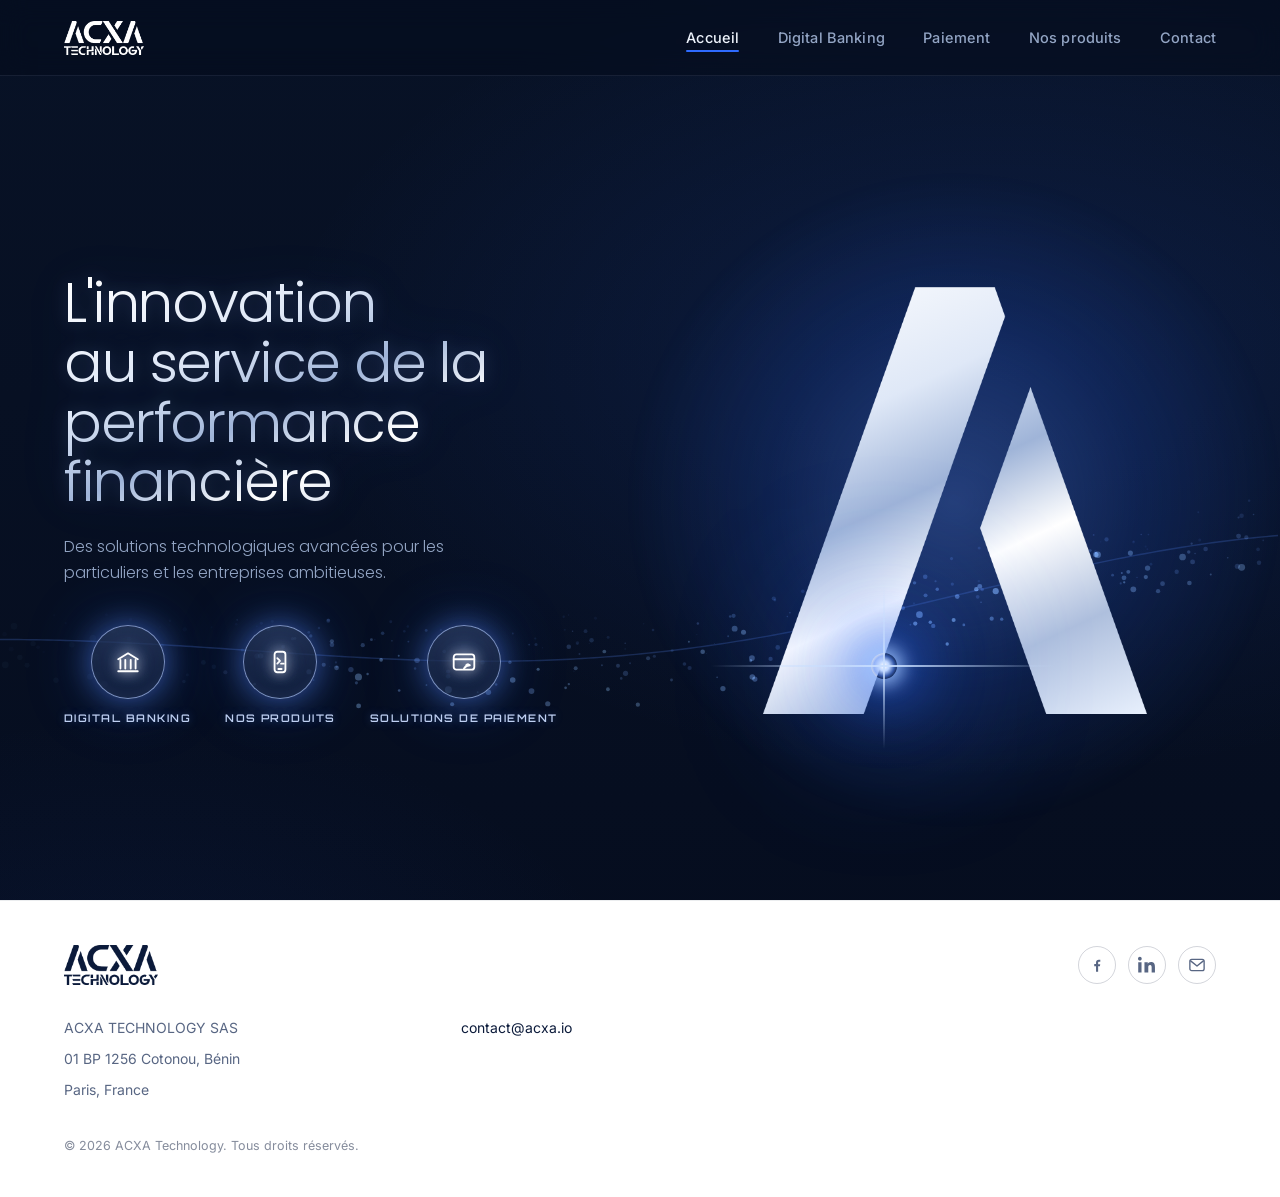
<file: index.html>
<!DOCTYPE html>
<html lang="fr">
<head>
  <meta charset="UTF-8">
  <meta name="viewport" content="width=device-width, initial-scale=1.0">
  <title>ACXA Technology — Expertise Fintech : Digital Banking, Paiements &amp; Écosystème Blockchain</title>
  <meta name="description" content="ACXA Technology : l'innovation au service de la performance financière. Paiement mobile &amp; digital banking (Senou Pay), bornes interactives, tokenisation d'actifs et solutions blockchain DLT pour les entreprises et institutions financières, partout dans le monde.">
  <meta name="robots" content="index, follow, max-image-preview:large">
  <link rel="canonical" href="https://www.acxa.io/">
  <meta name="theme-color" content="#050c1d">
  <meta property="og:type" content="website">
  <meta property="og:site_name" content="ACXA Technology">
  <meta property="og:locale" content="fr_FR">
  <meta property="og:url" content="https://www.acxa.io/">
  <meta property="og:title" content="ACXA Technology — Expertise Fintech : Digital Banking, Paiements &amp; Écosystème Blockchain">
  <meta property="og:description" content="ACXA Technology : l'innovation au service de la performance financière. Paiement mobile &amp; digital banking (Senou Pay), bornes interactives, tokenisation d'actifs et solutions blockchain DLT pour les entreprises et institutions financières, partout dans le monde.">
  <meta property="og:image" content="https://www.acxa.io/assets/og/acxa-og.jpg">
  <meta property="og:image:width" content="1200">
  <meta property="og:image:height" content="630">
  <meta property="og:image:alt" content="ACXA Technology — L'innovation au service de la performance financière">
  <meta name="twitter:card" content="summary_large_image">
  <meta name="twitter:title" content="ACXA Technology — Expertise Fintech : Digital Banking, Paiements &amp; Écosystème Blockchain">
  <meta name="twitter:description" content="ACXA Technology : l'innovation au service de la performance financière. Paiement mobile &amp; digital banking (Senou Pay), bornes interactives, tokenisation d'actifs et solutions blockchain DLT pour les entreprises et institutions financières, partout dans le monde.">
  <meta name="twitter:image" content="https://www.acxa.io/assets/og/acxa-og.jpg">
  <link rel="icon" type="image/png" href="assets/logo/favicon.png">
  <link rel="preconnect" href="https://fonts.googleapis.com">
  <link rel="preconnect" href="https://fonts.gstatic.com" crossorigin>
  <link href="https://fonts.googleapis.com/css2?family=Poppins:wght@300;400;500;600;700&family=Inter:wght@400;500;600&family=Orbitron:wght@500;600&display=swap" rel="stylesheet">
  <link rel="stylesheet" href="css/style.css">
  <script type="application/ld+json">{"@context":"https://schema.org","@type":"Organization","name":"ACXA Technology","url":"https://www.acxa.io/","logo":"https://www.acxa.io/logo-bimi.svg","email":"contact@acxa.io","sameAs":["https://www.facebook.com/p/Acxa-Technology-61595123900656/"],"description":"ACXA Technology conçoit des solutions fintech : paiement et digital banking (Senou Pay), bornes interactives, tokenisation d'actifs et infrastructures blockchain (DLT) pour les institutions financières, le secteur public et la logistique.","address":[{"@type":"PostalAddress","postOfficeBoxNumber":"01 BP 1256","addressLocality":"Cotonou","addressCountry":"BJ"},{"@type":"PostalAddress","addressLocality":"Paris","addressCountry":"FR"}],"contactPoint":{"@type":"ContactPoint","contactType":"customer service","email":"contact@acxa.io","availableLanguage":["fr"]}}</script>
  <script type="application/ld+json">{"@context":"https://schema.org","@type":"WebSite","name":"ACXA Technology","url":"https://www.acxa.io/","inLanguage":"fr","publisher":{"@type":"Organization","name":"ACXA Technology"}}</script>
  <noscript><style>.reveal,.rv{opacity:1!important;transform:none!important;translate:none!important}</style></noscript>
</head>
<body class="home">

  <header class="site-nav" id="site-nav">
    <a class="nav-brand" href="#" aria-label="ACXA Technology — Accueil">
      <img src="assets/logo/acxa-wordmark.png" alt="ACXA Technology" class="nav-logo">
    </a>
    <nav class="nav-links" id="nav-links" aria-label="Navigation principale">
      <a href="#accueil" class="nav-link active">Accueil</a>
      <a href="digital-banking.html" class="nav-link">Digital Banking</a>
      <a href="solutions.html" class="nav-link">Paiement</a>
      <a href="produits.html" class="nav-link">Nos produits</a>
      <a href="mailto:contact@acxa.io" class="nav-link">Contact</a>
    </nav>
    <button class="nav-toggle" id="nav-toggle" aria-label="Ouvrir le menu" aria-expanded="false">
      <span></span><span></span><span></span>
    </button>
  </header>

  <main>
    <section class="hero" id="accueil">
      <canvas class="hero-wave" id="wave-canvas" aria-hidden="true"></canvas>

      <div class="hero-inner">
        <div class="hero-copy">
          <h1><span>L'innovation</span> <span>au service de la</span> <span>performance</span> <span>financière</span></h1>
          <p class="hero-sub">Des solutions technologiques avancées pour les particuliers et les entreprises ambitieuses.</p>
          <div class="hero-widgets">
            <a href="digital-banking.html" class="hwidget">
              <span class="hwidget-disc">
                <svg viewBox="0 0 24 24" width="26" height="26" fill="none" stroke="currentColor" stroke-width="1.7" stroke-linecap="round" stroke-linejoin="round"><path d="M3 9.5L12 4l9 5.5"/><path d="M5 10v8M9.5 10v8M14.5 10v8M19 10v8"/><path d="M3 20.5h18"/></svg>
              </span>
              <span class="hwidget-label">Digital Banking</span>
            </a>
            <a href="produits.html" class="hwidget">
              <span class="hwidget-disc">
                <svg viewBox="0 0 24 24" width="26" height="26" fill="none" stroke="currentColor" stroke-width="1.7" stroke-linecap="round" stroke-linejoin="round"><rect x="7" y="2.5" width="10" height="19" rx="2.5"/><path d="M10.5 18.5h3"/><path d="M9.5 8.5l2.5 2.5-2.5 2.5M13 13.5h2.5"/></svg>
              </span>
              <span class="hwidget-label">Nos produits</span>
            </a>
            <a href="solutions.html" class="hwidget">
              <span class="hwidget-disc">
                <svg viewBox="0 0 24 24" width="26" height="26" fill="none" stroke="currentColor" stroke-width="1.7" stroke-linecap="round" stroke-linejoin="round"><rect x="2.5" y="5" width="19" height="14" rx="2.5"/><path d="M2.5 9.5h19"/><path d="M14 15a2 2 0 0 1 1.7-1M13 16.5a4 4 0 0 1 3.4-2M12 18a6.5 6.5 0 0 1 5.4-3"/></svg>
              </span>
              <span class="hwidget-label">Solutions de paiement</span>
            </a>
          </div>
        </div>

        <div class="hero-visual" aria-hidden="true">
          <div class="a-glow"></div>
          <div class="a-mark"></div>
          <div class="a-flare"></div>
        </div>
      </div>

    </section>
  </main>

  <footer class="site-footer footer-white" id="contact">
    <div class="footer-inner">
      <div class="footer-top">
        <img src="assets/logo/acxa-wordmark-dark.png" alt="ACXA Technology" class="footer-logo">
        <div class="footer-social">
          <a href="https://www.facebook.com/p/Acxa-Technology-61595123900656/" target="_blank" rel="noopener" aria-label="Facebook"><svg viewBox="0 0 24 24" width="18" height="18" fill="currentColor"><path d="M13.5 21v-7.2h2.4l.4-2.9h-2.8V9c0-.8.3-1.4 1.5-1.4h1.4V5c-.7-.1-1.4-.1-2.1-.1-2.1 0-3.6 1.3-3.6 3.7v2.2H8.3v2.9h2.4V21h2.8z"/></svg></a>
          <a href="#" aria-label="LinkedIn"><svg viewBox="0 0 24 24" width="18" height="18" fill="currentColor"><path d="M4.98 3.5C4.98 4.9 3.87 6 2.5 6S0 4.9 0 3.5 1.12 1 2.5 1s2.48 1.1 2.48 2.5zM.3 8.3h4.4V22H.3zM8.6 8.3H13v1.9h.1c.6-1.1 2-2.3 4.2-2.3 4.5 0 5.3 3 5.3 6.8V22h-4.4v-6.4c0-1.5 0-3.5-2.1-3.5s-2.4 1.6-2.4 3.3V22H8.6z"/></svg></a>
          <a href="mailto:contact@acxa.io" aria-label="E-mail"><svg viewBox="0 0 24 24" width="18" height="18" fill="none" stroke="currentColor" stroke-width="1.8" stroke-linecap="round" stroke-linejoin="round"><rect x="2.5" y="4.5" width="19" height="15" rx="2.5"/><path d="M3.5 6.5l8.5 6.8 8.5-6.8"/></svg></a>
        </div>
      </div>
      <div class="footer-grid">
        <div class="footer-col">
          <span>ACXA TECHNOLOGY SAS</span>
          <span>01 BP 1256 Cotonou, Bénin</span>
          <span>Paris, France</span>
        </div>
        <div class="footer-col">
          <a href="mailto:contact@acxa.io">contact@acxa.io</a>
        </div>
      </div>
      <p class="footer-copy">© 2026 ACXA Technology. Tous droits réservés.</p>
    </div>
  </footer>

  <script src="js/main.js"></script>
</body>
</html>
</file>
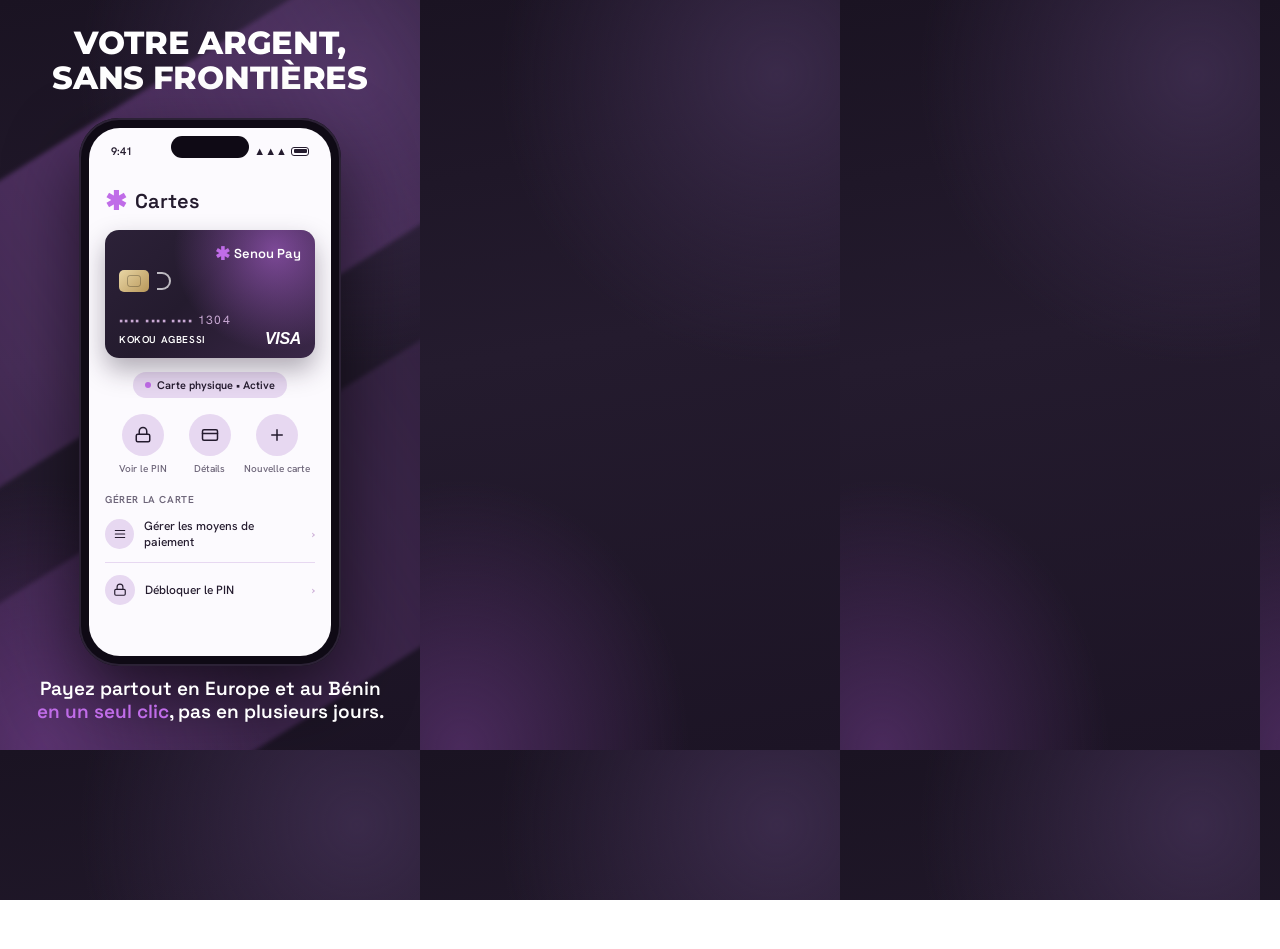
<file: mockups/senoupay-card.html>
<!DOCTYPE html>
<html lang="fr">
<head>
<meta charset="utf-8">
<title>Mockup Senou Pay — Carte</title>
<link href="https://fonts.googleapis.com/css2?family=Space+Grotesk:wght@500;600;700&family=Montserrat:wght@800&family=Hanken+Grotesk:wght@400;500;600&display=swap" rel="stylesheet">
<style>
  :root {
    --primary: #C06CE8;
    --secondary: #241B2E;
    --tertiary: #C9A9D4;
    --bg: #FCFAFE;
    --soft: #E7D8F1;
    --text2: #6C6478;
  }
  * { box-sizing: border-box; margin: 0; padding: 0; }
  html, body { width: 420px; height: 750px; overflow: hidden; }
  body {
    font-family: "Hanken Grotesk", Arial, sans-serif;
    color: #fff;
    background:
      radial-gradient(120% 70% at 85% 10%, #3a2a4a 0%, transparent 55%),
      radial-gradient(90% 60% at 10% 100%, #4a2a5c 0%, transparent 60%),
      linear-gradient(170deg, #1a1322 0%, var(--secondary) 45%, #1c1425 100%);
    position: relative;
  }
  .stripe {
    position: absolute; width: 900px; height: 260px;
    background: linear-gradient(90deg, rgba(192,108,232,0.10), rgba(192,108,232,0.30), rgba(192,108,232,0.08));
    transform: rotate(-32deg); filter: blur(2px);
  }
  .stripe.a { top: 110px; left: -300px; }
  .stripe.b { top: 470px; left: -200px; opacity: 0.7; }

  .headline {
    position: absolute; top: 26px; left: 0; right: 0; text-align: center;
    font-family: "Montserrat", Arial, sans-serif;
    font-weight: 800; font-size: 32px; line-height: 1.08;
    letter-spacing: -0.01em; text-transform: uppercase;
    color: #fff;
  }
  .headline span { display: block; }

  .phone {
    position: absolute; left: 50%; top: 118px; transform: translateX(-50%);
    width: 262px; height: 548px; border-radius: 40px;
    background: #0f0a15; padding: 10px;
    box-shadow: 0 30px 70px rgba(0,0,0,0.6), 0 0 0 2px #2c2236 inset;
  }
  .screen {
    width: 100%; height: 100%; border-radius: 31px;
    background: var(--bg); color: var(--secondary); overflow: hidden; position: relative;
    padding: 14px 16px;
  }
  .notch {
    position: absolute; top: 8px; left: 50%; transform: translateX(-50%);
    width: 78px; height: 22px; background: #0f0a15; border-radius: 14px;
  }
  .status { display: flex; justify-content: space-between; font-size: 11px; font-weight: 600; padding: 2px 6px 0; }
  .status .r { display: flex; gap: 4px; align-items: center; }
  .bat { width: 18px; height: 9px; border: 1.5px solid var(--secondary); border-radius: 3px; position: relative; }
  .bat::after { content: ""; position: absolute; inset: 1.5px; background: var(--secondary); border-radius: 1px; }

  .title { font-family: "Space Grotesk", sans-serif; font-weight: 600; font-size: 20px; margin-top: 30px; display: flex; align-items: center; gap: 8px; }
  .title .ast { color: var(--primary); font-size: 26px; line-height: 0; }

  .card {
    margin-top: 16px; height: 128px; border-radius: 14px; position: relative; overflow: hidden;
    background: linear-gradient(135deg, #2c2138 0%, var(--secondary) 45%, #3a2748 100%);
    box-shadow: 0 12px 26px rgba(36,27,46,0.35);
    color: #fff; padding: 14px;
  }
  .card::before {
    content: ""; position: absolute; width: 220px; height: 220px; border-radius: 50%;
    background: radial-gradient(circle, rgba(192,108,232,0.55), transparent 65%);
    right: -70px; top: -90px;
  }
  .card .brand { position: absolute; top: 12px; right: 14px; font-family: "Space Grotesk", sans-serif; font-weight: 600; font-size: 13px; display: flex; align-items: center; gap: 4px; }
  .card .brand .ast { color: var(--primary); font-size: 18px; }
  .chip { width: 30px; height: 22px; border-radius: 5px; background: linear-gradient(135deg, #e9d6a5, #b8975a); position: absolute; top: 40px; left: 14px; }
  .chip::after { content:""; position:absolute; inset: 5px 8px; border: 1px solid rgba(0,0,0,0.25); border-radius: 3px; }
  .wave { position: absolute; top: 42px; left: 52px; width: 14px; height: 18px; border: 2px solid rgba(255,255,255,0.7); border-left: 0; border-radius: 0 12px 12px 0; }
  .num { position: absolute; bottom: 30px; left: 14px; font-size: 12px; letter-spacing: 0.12em; color: var(--tertiary); }
  .name { position: absolute; bottom: 12px; left: 14px; font-size: 10px; font-weight: 600; letter-spacing: 0.06em; text-transform: uppercase; }
  .visa { position: absolute; bottom: 10px; right: 14px; font-style: italic; font-weight: 800; font-size: 16px; letter-spacing: -0.02em; color: #fff; font-family: Arial, sans-serif; }

  .pill { margin: 14px auto 0; width: max-content; padding: 6px 12px; border-radius: 999px; background: var(--soft); font-size: 11px; font-weight: 600; display: flex; gap: 6px; align-items: center; }
  .pill .dot { width: 6px; height: 6px; border-radius: 50%; background: var(--primary); }

  .actions { display: flex; justify-content: space-between; margin-top: 16px; padding: 0 4px; }
  .act { text-align: center; font-size: 10px; font-weight: 500; color: var(--text2); width: 70px; white-space: nowrap; }
  .act .ic { width: 42px; height: 42px; border-radius: 50%; background: var(--soft); margin: 0 auto 6px; display: grid; place-items: center; color: var(--secondary); }
  .act svg { width: 18px; height: 18px; stroke: currentColor; fill: none; stroke-width: 2; stroke-linecap: round; stroke-linejoin: round; }

  .sect { margin-top: 18px; font-size: 10px; color: var(--text2); font-weight: 600; text-transform: uppercase; letter-spacing: 0.06em; }
  .row { display: flex; align-items: center; gap: 10px; padding: 12px 0; border-bottom: 1px solid var(--soft); font-size: 12px; font-weight: 500; }
  .row:last-child { border-bottom: 0; }
  .row .ic { width: 30px; height: 30px; border-radius: 50%; background: var(--soft); display: grid; place-items: center; }
  .row svg { width: 14px; height: 14px; stroke: var(--secondary); fill: none; stroke-width: 2; stroke-linecap: round; }
  .row .chev { margin-left: auto; color: var(--tertiary); }

  .tagline {
    position: absolute; bottom: 26px; left: 0; right: 0; text-align: center;
    font-family: "Space Grotesk", sans-serif; font-weight: 600; font-size: 19px; line-height: 1.2;
    color: #fff; padding: 0 30px;
  }
  .tagline em { color: var(--primary); font-style: normal; }
</style>
</head>
<body>
  <div class="stripe a"></div><div class="stripe b"></div>

  <div class="headline"><span>Votre argent,</span><span>sans frontières</span></div>

  <div class="phone">
    <div class="screen">
      <div class="notch"></div>
      <div class="status"><span>9:41</span><span class="r">▲▲▲ <span class="bat"></span></span></div>

      <div class="title"><span class="ast">✱</span> Cartes</div>

      <div class="card">
        <div class="brand"><span class="ast">✱</span>Senou Pay</div>
        <div class="chip"></div><div class="wave"></div>
        <div class="num">•••• •••• •••• 1304</div>
        <div class="name">Kokou Agbessi</div>
        <div class="visa">VISA</div>
      </div>

      <div class="pill"><span class="dot"></span> Carte physique • Active</div>

      <div class="actions">
        <div class="act"><div class="ic"><svg viewBox="0 0 24 24"><rect x="3" y="11" width="18" height="10" rx="2"/><path d="M7 11V7a5 5 0 0 1 10 0v4"/></svg></div>Voir le PIN</div>
        <div class="act"><div class="ic"><svg viewBox="0 0 24 24"><rect x="2" y="5" width="20" height="14" rx="2"/><path d="M2 10h20"/></svg></div>Détails</div>
        <div class="act"><div class="ic"><svg viewBox="0 0 24 24"><path d="M12 5v14M5 12h14"/></svg></div>Nouvelle carte</div>
      </div>

      <div class="sect">Gérer la carte</div>
      <div class="row"><div class="ic"><svg viewBox="0 0 24 24"><path d="M4 12h16M4 6h16M4 18h16"/></svg></div>Gérer les moyens de paiement<span class="chev">›</span></div>
      <div class="row"><div class="ic"><svg viewBox="0 0 24 24"><rect x="3" y="11" width="18" height="10" rx="2"/><path d="M7 11V7a5 5 0 0 1 10 0v4"/></svg></div>Débloquer le PIN<span class="chev">›</span></div>
    </div>
  </div>

  <div class="tagline">Payez partout en Europe et au Bénin <em>en un seul clic</em>, pas en plusieurs jours.</div>
</body>
</html>
</file>
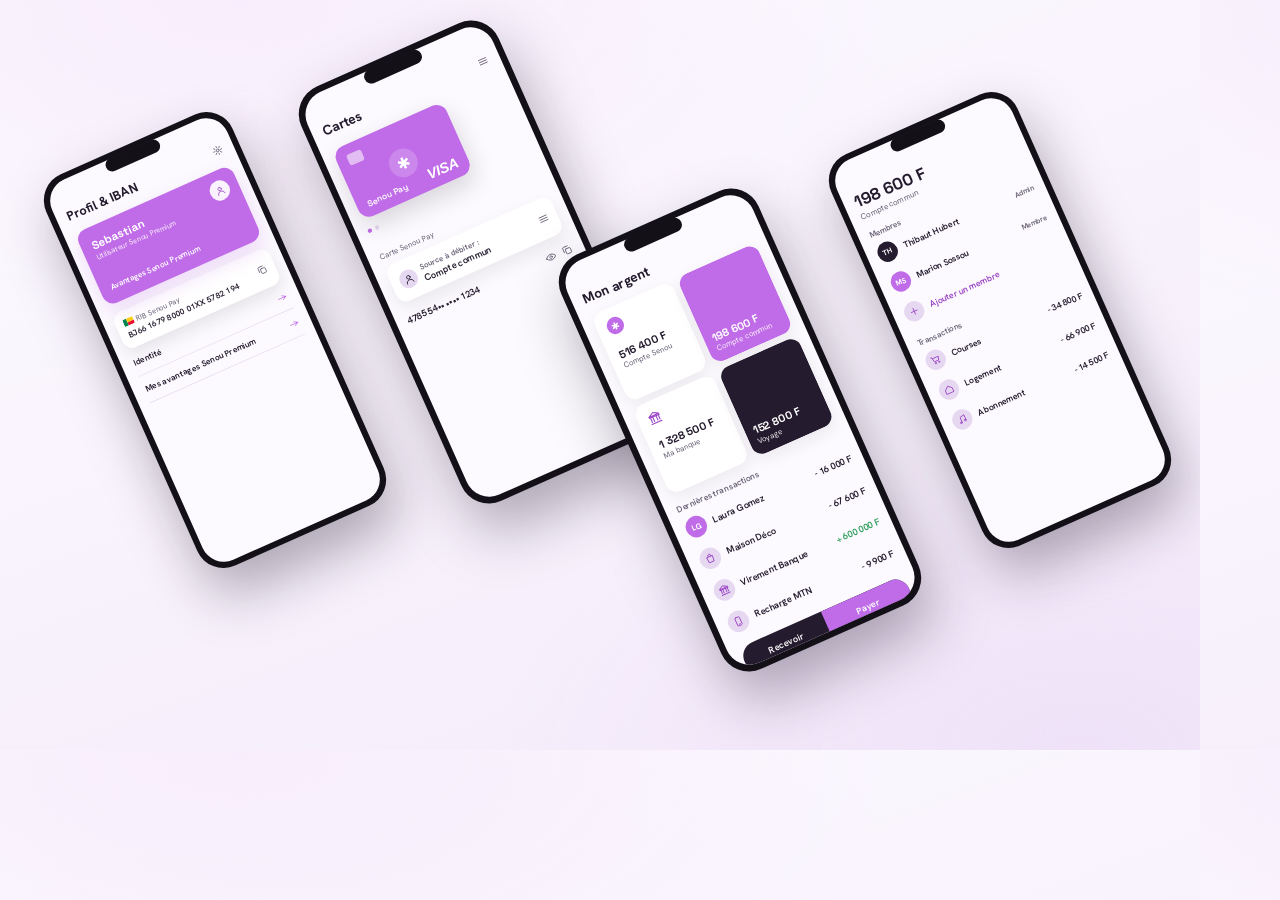
<file: mockups/senoupay-devices.html>
<!DOCTYPE html>
<html lang="fr">
<head>
<meta charset="utf-8">
<title>Senou Pay — Mockup téléphones</title>
<link rel="stylesheet" href="ui.css">
<style>
  html, body { width: 1200px; height: 750px; overflow: hidden; }
  body {
    background:
      radial-gradient(90% 70% at 20% 0%, #F7EDFC 0%, transparent 60%),
      radial-gradient(80% 70% at 90% 100%, #EFE2F8 0%, transparent 60%),
      linear-gradient(160deg, #FDFBFF 0%, #F3EAFA 100%);
    position: relative;
  }
  .scene { position: absolute; inset: 0; perspective: 2200px; }

  .dev { position: absolute; width: 300px; height: 630px; transform-origin: center; }
  .dev .phone-frame { width: 100%; height: 100%; }
  .dev .scr { padding: 40px 16px 18px; font-size: 12.5px; }

  .d1 { left: 65px;  top: 25px;  transform: rotate(-24deg) scale(0.68); }
  .d2 { left: 330px; top: -53px; transform: rotate(-24deg) scale(0.72); }
  .d3 { left: 590px; top: 115px; transform: rotate(-24deg) scale(0.72); }
  .d4 { left: 850px; top: 5px;   transform: rotate(-24deg) scale(0.68); }

  h3 { font-size: 19px; }
  .s-head { display: flex; justify-content: space-between; align-items: center; }
  .card-wrap { margin-top: 16px; }
  .card-wrap .sp-card { width: 168px; }
  .card-ghost { display: none; }
  .dots { display: flex; gap: 5px; margin-top: 14px; }
  .dots i { width: 6px; height: 6px; border-radius: 50%; background: var(--soft); }
  .dots i.on { background: var(--primary); }
  .lbl-block { margin-top: 30px; }
  .src { margin-top: 8px; background: #fff; border-radius: 14px; padding: 11px 12px;
    box-shadow: 0 10px 24px rgba(36,27,46,0.08); }
  .av-sm { width: 26px; height: 26px; border-radius: 50%; background: var(--soft); display: grid; place-items: center; }
  .src .menu { margin-left: auto; }
  .cardnum { margin-top: 16px; font-weight: 600; font-size: 13px; display: flex; justify-content: space-between; align-items: center; }

  .tiles { display: grid; grid-template-columns: repeat(2, 1fr); gap: 9px; margin-top: 12px; }
  .tile { min-width: 0; }
  .tile .val { white-space: nowrap; font-size: 15px; }
  .logo-dot { width: 24px; height: 24px; border-radius: 50%; background: var(--primary); color: #fff;
    display: grid; place-items: center; font-size: 14px; margin-bottom: 18px; }
  .emoji { margin-bottom: 18px; }
  .ph.g1 { background: var(--primary); }
  .ph.g2 { background: var(--secondary); }
  .sect { margin-top: 14px; font-size: 12px; font-weight: 600; }
  .cta-bar { margin-top: 10px; font-size: 13px; }
  .cta-bar div { padding: 12px 0; }

  .profile-card { position: relative; margin-top: 14px; border-radius: 16px; padding: 16px; color: #fff;
    background: var(--primary); box-shadow: 0 12px 28px rgba(192,108,232,0.22); }
  .profile-card .name { font-family: "Space Grotesk", sans-serif; font-weight: 700; font-size: 17px; }
  .profile-card .sub { font-size: 11px; opacity: 0.9; }
  .profile-card .adv { margin-top: 34px; font-size: 12px; font-weight: 600; display: flex; justify-content: space-between; }
  .ava { position: absolute; top: 14px; right: 14px; width: 30px; height: 30px; border-radius: 50%;
    background: rgba(255,255,255,0.92); display: grid; place-items: center; }
  .iban { margin-top: 14px; background: #fff; border-radius: 14px; padding: 12px;
    box-shadow: 0 10px 24px rgba(36,27,46,0.10); display: flex; align-items: center; }
  .iban .num { font-weight: 600; font-size: 12px; margin-top: 3px; }
  .iban .copy { margin-left: auto; }
  .rowline { display: flex; justify-content: space-between; align-items: center; font-size: 12.5px; font-weight: 600;
    padding: 12px 2px; border-bottom: 1px solid var(--border); }
  .arw { color: var(--primary); }

  .topbal { margin-top: 6px; }
  .topbal .val { font-family: "Space Grotesk", sans-serif; font-weight: 700; font-size: 24px; }
  .topbal .lbl { color: var(--text2); font-size: 12px; }
  .tx.add { color: var(--primary-dark); }
</style>
</head>
<body>
<div class="scene">
  <div class="dev d1"><div class="phone-frame"><div class="notch"></div><div class="scr" id="a"></div></div></div>
  <div class="dev d2"><div class="phone-frame"><div class="notch"></div><div class="scr" id="b"></div></div></div>
  <div class="dev d3"><div class="phone-frame"><div class="notch"></div><div class="scr" id="c"></div></div></div>
  <div class="dev d4"><div class="phone-frame"><div class="notch"></div><div class="scr" id="d"></div></div></div>
</div>
<script src="screens.js"></script>
<script>
  document.getElementById('a').innerHTML = screenProfile();
  document.getElementById('b').innerHTML = screenCards();
  document.getElementById('c').innerHTML = screenMoney();
  document.getElementById('d').innerHTML = screenMembers();
</script>
</body>
</html>
</file>
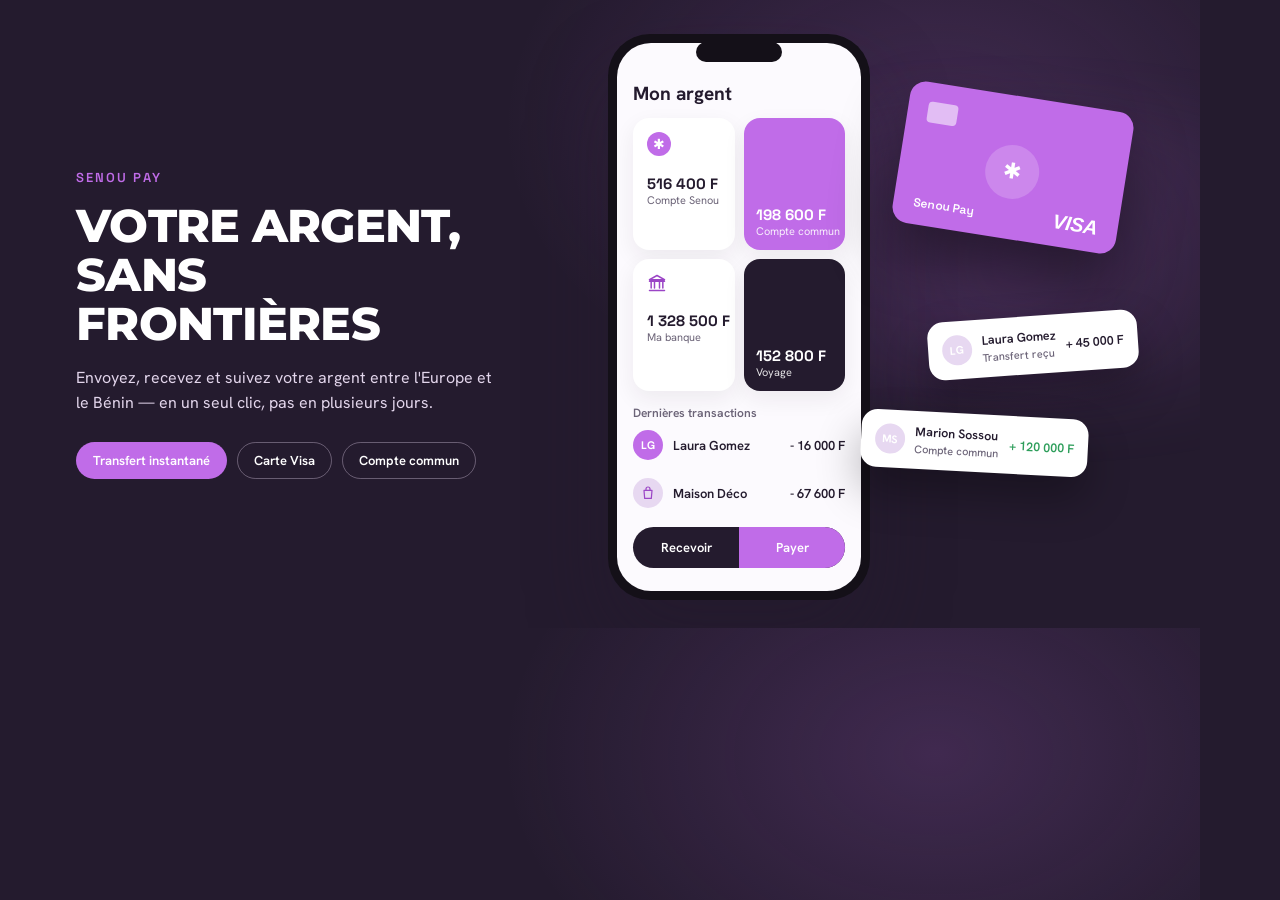
<file: mockups/senoupay-hero.html>
<!DOCTYPE html>
<html lang="fr">
<head>
<meta charset="utf-8">
<title>Senou Pay — Mockup hero</title>
<link rel="stylesheet" href="ui.css">
<style>
  html, body { width: 1200px; height: 628px; overflow: hidden; }
  body {
    background:
      radial-gradient(60% 80% at 78% 20%, rgba(192,108,232,0.18) 0%, transparent 60%), var(--secondary);
    color: #fff; position: relative;
  }
  .glowline { position: absolute; width: 1000px; height: 300px; border-radius: 50%;
    background: radial-gradient(circle, rgba(192,108,232,0.14), transparent 65%);
    left: 520px; top: 110px; filter: blur(30px); }

  .copy { position: absolute; left: 76px; top: 150px; width: 430px; }
  .copy .eyebrow { font-family: "Space Grotesk", sans-serif; font-weight: 600; font-size: 13px;
    letter-spacing: 0.16em; text-transform: uppercase; color: var(--primary); }
  .copy h1 { font-family: "Montserrat", Arial, sans-serif; font-weight: 800; font-size: 46px; line-height: 1.06;
    letter-spacing: -0.015em; margin-top: 14px; text-transform: uppercase; }
  .copy p { margin-top: 18px; font-size: 16px; line-height: 1.55; color: #E3D6EC; }
  .badges { display: flex; gap: 10px; margin-top: 26px; }
  .badge { border: 1px solid rgba(231,216,241,0.35); border-radius: 999px; padding: 9px 16px; font-size: 13px;
    font-weight: 600; }
  .badge.fill { background: var(--primary); border-color: transparent; }

  /* téléphone principal */
  .dev { position: absolute; right: 330px; top: 34px; width: 262px; height: 566px; }
  .dev .phone-frame { width: 100%; height: 100%; }
  .dev .scr { padding: 38px 16px 16px; font-size: 12.5px; color: var(--secondary); }

  /* carte flottante */
  .float-card { position: absolute; right: 74px; top: 96px; width: 226px; transform: rotate(9deg); }
  .float-card .sp-card { width: 100%; box-shadow: 0 30px 60px rgba(0,0,0,0.45); }

  /* pastilles flottantes */
  .bubble { position: absolute; background: #fff; color: var(--secondary); border-radius: 16px; padding: 12px 14px;
    box-shadow: 0 22px 44px rgba(0,0,0,0.30); font-size: 12.5px; font-weight: 600; display: flex; gap: 10px;
    align-items: center; }
  .bubble .av { width: 30px; height: 30px; border-radius: 50%; background: var(--soft); display: grid; place-items: center; }
  .bubble .sub { font-weight: 500; color: var(--text2); font-size: 11px; }
  .b1 { right: 62px; top: 316px; transform: rotate(-4deg); }
  .b2 { right: 112px; top: 414px; transform: rotate(3deg); }
  .b2 .amt { color: var(--success); }

  h3 { font-size: 19px; }
  .tiles { display: grid; grid-template-columns: repeat(2, 1fr); gap: 9px; margin-top: 12px; }
  .tile { min-width: 0; }
  .tile .val { white-space: nowrap; font-size: 15px; }
  .s-money .tx:nth-of-type(n+4), .s-money .tabbar { display: none; }
  .logo-dot { width: 24px; height: 24px; border-radius: 50%; background: var(--primary); color: #fff;
    display: grid; place-items: center; font-size: 14px; margin-bottom: 18px; }
  .emoji { margin-bottom: 18px; }
  .ph.g1 { background: var(--primary); }
  .ph.g2 { background: var(--secondary); }
  .sect { margin-top: 14px; font-size: 12px; font-weight: 600; }
  .cta-bar { margin-top: 10px; font-size: 13px; }
  .cta-bar div { padding: 12px 0; }
</style>
</head>
<body>
  <div class="glowline"></div>

  <div class="copy">
    <p class="eyebrow">Senou Pay</p>
    <h1>Votre argent,<br>sans frontières</h1>
    <p>Envoyez, recevez et suivez votre argent entre l'Europe et le Bénin — en un seul clic, pas en plusieurs jours.</p>
    <div class="badges">
      <span class="badge fill">Transfert instantané</span>
      <span class="badge">Carte Visa</span>
      <span class="badge">Compte commun</span>
    </div>
  </div>

  <div class="dev"><div class="phone-frame"><div class="notch"></div><div class="scr" id="a"></div></div></div>
  <div class="float-card">
    <div class="sp-card">
      <div class="chip"></div><div class="ast">✱</div>
      <div class="mark">Senou Pay</div><div class="visa">VISA</div>
    </div>
  </div>

  <div class="bubble b1"><span class="av ph-a">LG</span><span>Laura Gomez<br><span class="sub">Transfert reçu</span></span><span class="amt">+ 45 000 F</span></div>
  <div class="bubble b2"><span class="av ph-b">MS</span><span>Marion Sossou<br><span class="sub">Compte commun</span></span><span class="amt">+ 120 000 F</span></div>

<script src="screens.js"></script>
<script>document.getElementById('a').innerHTML = screenMoney();</script>
</body>
</html>
</file>
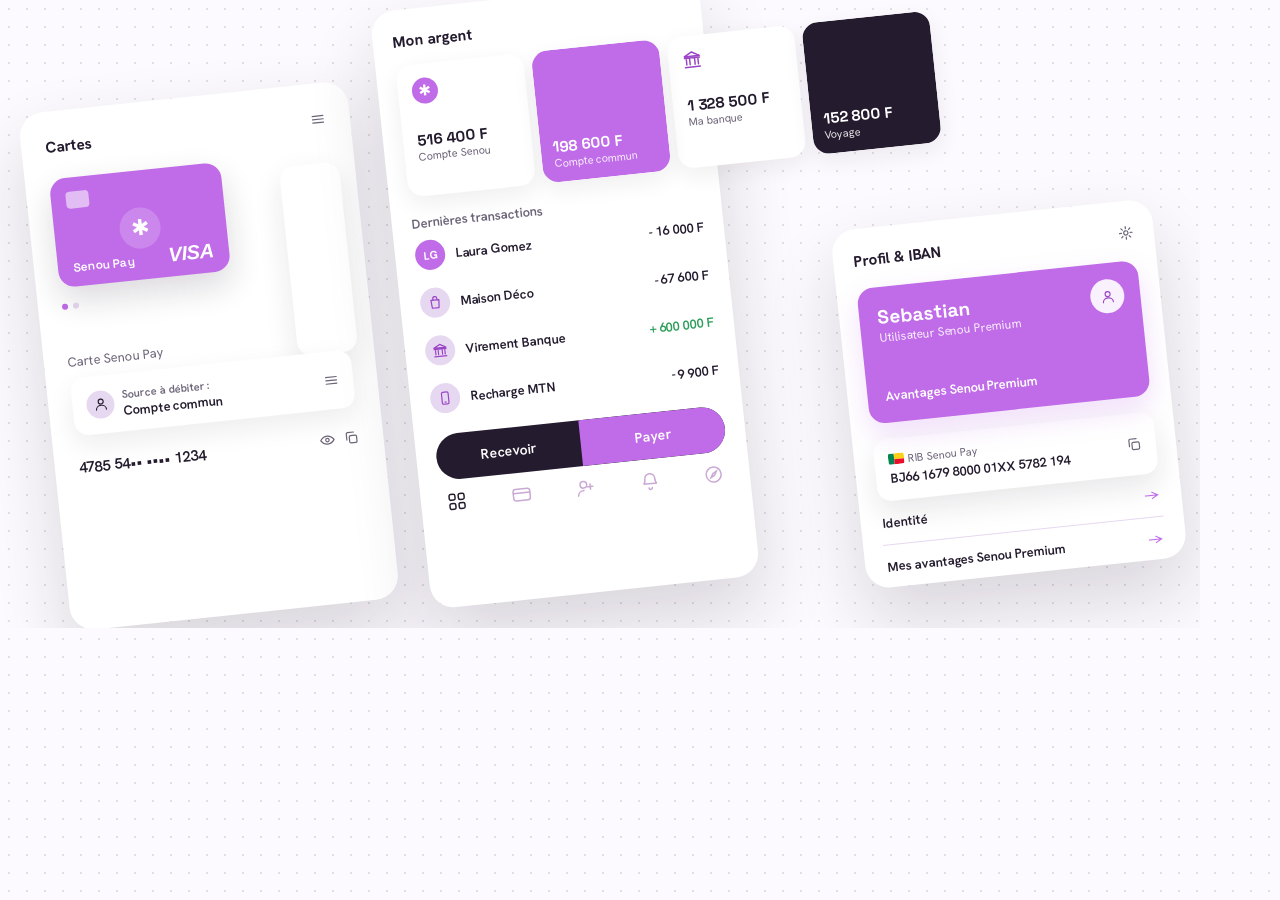
<file: mockups/senoupay-panels.html>
<!DOCTYPE html>
<html lang="fr">
<head>
<meta charset="utf-8">
<title>Senou Pay — Mockup panneaux</title>
<link rel="stylesheet" href="ui.css">
<style>
  html, body { width: 1200px; height: 628px; overflow: hidden; }
  body {
    background: #FCFAFE;
    background-image: radial-gradient(rgba(36,27,46,0.12) 1px, transparent 1px);
    background-size: 18px 18px;
    position: relative;
  }
  .stage { position: absolute; inset: 0; }

  .float { position: absolute; background: #fff; border-radius: 24px;
    box-shadow: 0 34px 70px rgba(36,27,46,0.16); overflow: hidden; font-size: 13px; }

  /* panneau Cartes (gauche) */
  .p-cards { left: 44px; top: 96px; width: 330px; height: 520px; transform: rotate(-6deg); padding: 26px 24px;
    background: #fff; }
  .s-head { display: flex; justify-content: space-between; align-items: center; }
  .menu, .gear { color: var(--secondary); font-size: 17px; }
  .card-wrap { position: relative; margin-top: 22px; }
  .card-wrap .sp-card { width: 172px; }
  .card-ghost { position: absolute; right: -8px; top: 12px; width: 60px; height: 190px; border-radius: 14px;
    background: #fff; box-shadow: 0 12px 30px rgba(36,27,46,0.10); z-index: -1; }
  .dots { display: flex; gap: 5px; margin-top: 16px; }
  .dots i { width: 6px; height: 6px; border-radius: 50%; background: var(--soft); }
  .dots i.on { background: var(--primary); }
  .lbl-block { margin-top: 44px; font-size: 13px; }
  .src { margin-top: 8px; background: #fff; border-radius: 14px; padding: 12px 14px;
    box-shadow: 0 10px 26px rgba(36,27,46,0.08); }
  .av-sm { width: 28px; height: 28px; border-radius: 50%; background: var(--soft); display: grid; place-items: center; }
  .src .menu { margin-left: auto; }
  .cardnum { margin-top: 22px; font-weight: 600; font-size: 15px; display: flex; justify-content: space-between; }
  .eye { color: var(--text2); }

  /* panneau Mon argent (centre) */
  .p-money { left: 400px; top: -6px; width: 330px; height: 600px; transform: rotate(-6deg); padding: 22px 20px; overflow: visible;
    background: #fff; }
  .tiles { display: grid; grid-template-columns: repeat(4, 126px); gap: 10px; margin-top: 14px; width: 554px; }
  .logo-dot { width: 26px; height: 26px; border-radius: 50%; background: var(--primary); color: #fff;
    display: grid; place-items: center; font-size: 15px; margin-bottom: 26px; }
  .emoji { font-size: 20px; margin-bottom: 26px; }
  .tile .val { margin-top: 2px; white-space: nowrap; font-size: 15px; }
  .ph.g1 { background: var(--primary); }
  .ph.g2 { background: var(--secondary); }
  .sect { margin-top: 18px; font-size: 13px; font-weight: 600; }
  .cta-bar { margin-top: 12px; }

  /* panneau Profil (droite) */
  .p-profile { right: 30px; top: 214px; width: 322px; height: 360px; transform: rotate(-6deg); padding: 22px 20px; }
  .profile-card { position: relative; margin-top: 18px; border-radius: 16px; padding: 18px; color: #fff;
    background: var(--primary); box-shadow: 0 12px 28px rgba(192,108,232,0.22); }
  .profile-card .name { font-family: "Space Grotesk", sans-serif; font-weight: 700; font-size: 19px; }
  .profile-card .sub { font-size: 12px; opacity: 0.9; }
  .profile-card .adv { margin-top: 42px; font-size: 13px; font-weight: 600; display: flex; justify-content: space-between; }
  .ava { position: absolute; top: 16px; right: 16px; width: 34px; height: 34px; border-radius: 50%;
    background: rgba(255,255,255,0.9); display: grid; place-items: center; }
  .iban { margin-top: 16px; background: #fff; border-radius: 14px; padding: 14px;
    box-shadow: 0 12px 28px rgba(36,27,46,0.10); display: flex; align-items: center; }
  .iban .num { font-weight: 600; font-size: 13px; margin-top: 3px; }
  .iban .copy { margin-left: auto; color: var(--text2); }
  .rowline { display: flex; justify-content: space-between; font-size: 13px; font-weight: 600;
    padding: 13px 2px; border-bottom: 1px solid var(--border); }
  .arw { color: var(--primary); }
</style>
</head>
<body>
<div class="stage">
  <div class="float p-cards" id="a"></div>
  <div class="float p-money" id="b"></div>
  <div class="float p-profile" id="c"></div>
</div>
<script src="screens.js"></script>
<script>
  document.getElementById('a').innerHTML = screenCards();
  document.getElementById('b').innerHTML = screenMoney();
  document.getElementById('c').innerHTML = screenProfile();
</script>
</body>
</html>
</file>
<file: css/style.css>
:root {
  --bg-0: #050c1d;
  --bg-1: #081226;
  --bg-2: #0b1a3a;
  --ink: #eef3fc;
  --ink-dim: #93a5c4;
  --accent: #2e6bff;
  --accent-bright: #5b8dff;
  --nav-h: 76px;
  --font-display: "Poppins", sans-serif;
  --font-body: "Inter", sans-serif;
  --font-chain: "Orbitron", "Poppins", sans-serif;
}

* { margin: 0; padding: 0; box-sizing: border-box; }

html { scroll-behavior: smooth; }

/* Lenis smooth scroll */
html.lenis, html.lenis body { height: auto; }
.lenis.lenis-smooth { scroll-behavior: auto !important; }
.lenis.lenis-smooth [data-lenis-prevent] { overscroll-behavior: contain; }
.lenis.lenis-stopped { overflow: hidden; }
.lenis.lenis-smooth iframe { pointer-events: none; }

body {
  font-family: var(--font-body);
  color: var(--ink);
  background:
    radial-gradient(1200px 700px at 78% 30%, rgba(46, 107, 255, 0.14), transparent 60%),
    radial-gradient(900px 600px at 10% 90%, rgba(38, 84, 199, 0.10), transparent 60%),
    linear-gradient(180deg, var(--bg-1) 0%, var(--bg-0) 100%);
  min-height: 100vh;
  overflow-x: hidden;
}

/* ---------- Nav ---------- */
.site-nav {
  position: fixed;
  inset: 0 0 auto 0;
  height: var(--nav-h);
  display: flex;
  align-items: center;
  justify-content: space-between;
  padding: 0 clamp(20px, 5vw, 64px);
  background: rgba(5, 12, 29, 0.55);
  backdrop-filter: blur(14px);
  -webkit-backdrop-filter: blur(14px);
  border-bottom: 1px solid rgba(147, 165, 196, 0.12);
  z-index: 50;
}

.home .site-nav { padding-inline: max(clamp(20px, 5vw, 64px), calc((100% - 1240px) / 2)); }

.nav-brand { display: flex; align-items: center; }
.nav-logo { height: 34px; width: auto; display: block; }

.nav-links {
  display: flex;
  gap: clamp(18px, 3vw, 40px);
}

.nav-link {
  color: var(--ink-dim);
  text-decoration: none;
  font-size: 14.5px;
  font-weight: 500;
  letter-spacing: 0.01em;
  transition: color 0.2s ease;
  position: relative;
}

.nav-link:hover,
.nav-link.active { color: var(--ink); }

.nav-link::after {
  content: "";
  position: absolute;
  left: 0;
  bottom: -6px;
  width: 0;
  height: 2px;
  background: var(--accent);
  border-radius: 2px;
  transition: width 0.25s ease;
}
.nav-link:hover::after,
.nav-link.active::after { width: 100%; }

.nav-toggle {
  display: none;
  flex-direction: column;
  gap: 5px;
  background: none;
  border: 0;
  cursor: pointer;
  padding: 8px;
}
.nav-toggle span {
  width: 22px;
  height: 2px;
  background: var(--ink);
  border-radius: 2px;
  transition: transform 0.25s ease, opacity 0.25s ease;
}
.nav-toggle[aria-expanded="true"] span:nth-child(1) { transform: translateY(7px) rotate(45deg); }
.nav-toggle[aria-expanded="true"] span:nth-child(2) { opacity: 0; }
.nav-toggle[aria-expanded="true"] span:nth-child(3) { transform: translateY(-7px) rotate(-45deg); }

/* ---------- Hero ---------- */
.hero {
  position: relative;
  min-height: 100vh;
  display: flex;
  flex-direction: column;
  justify-content: center;
  padding: calc(var(--nav-h) + 24px) clamp(20px, 5vw, 64px) 0;
  overflow: hidden;
}

.hero-wave {
  position: absolute;
  inset: 0;
  width: 100%;
  height: 100%;
  pointer-events: none;
  z-index: 0;
}

.hero-inner {
  position: relative;
  z-index: 1;
  display: grid;
  grid-template-columns: minmax(0, 1.05fr) minmax(0, 0.95fr);
  align-items: center;
  gap: clamp(24px, 4vw, 64px);
  max-width: 1240px;
  width: 100%;
  margin: 0 auto;
  flex: 1;
}

.hero-copy {
  font-family: var(--font-display);
}

.hero-copy h1 {
  font-family: var(--font-display);
  font-size: clamp(36px, 4.4vw, 60px);
  font-weight: 300;
  line-height: 1.06;
  letter-spacing: -0.025em;
  color: var(--ink);
  background: linear-gradient(155deg,
    #ffffff 0%,
    #dfe8f7 28%,
    #9fb4d8 46%,
    #ffffff 62%,
    #aebfdd 80%,
    #e8f0fd 100%);
  -webkit-background-clip: text;
  background-clip: text;
  -webkit-text-fill-color: transparent;
  text-shadow: none;
  filter:
    drop-shadow(0 0 8px rgba(150, 185, 255, 0.22))
    drop-shadow(0 0 26px rgba(46, 107, 255, 0.12));
  animation: title-breathe 5.5s ease-in-out infinite;
}
.hero-copy h1 span { display: block; }

@keyframes title-breathe {
  0%, 100% {
    filter: drop-shadow(0 0 6px rgba(150, 185, 255, 0.18))
            drop-shadow(0 0 22px rgba(46, 107, 255, 0.10));
  }
  50% {
    filter: drop-shadow(0 0 10px rgba(170, 198, 255, 0.30))
            drop-shadow(0 0 32px rgba(46, 107, 255, 0.17));
  }
}

.hero-sub {
  margin-top: 22px;
  max-width: 46ch;
  font-weight: 300;
  font-size: clamp(15px, 1.25vw, 18px);
  line-height: 1.6;
  color: var(--ink-dim);
}

.hero-cta-group {
  display: flex;
  flex-wrap: wrap;
  gap: 14px;
  margin-top: 36px;
}

/* ---------- Hero round widgets ---------- */
.hero-widgets {
  display: flex;
  gap: clamp(16px, 3vw, 34px);
  margin-top: 40px;
}
.hwidget {
  display: flex;
  flex-direction: column;
  align-items: center;
  gap: 12px;
  text-decoration: none;
  min-width: 92px;
}
.hwidget-disc {
  width: 74px;
  height: 74px;
  border-radius: 50%;
  display: flex;
  align-items: center;
  justify-content: center;
  color: #fff;
  background:
    radial-gradient(circle at 50% 30%, rgba(160, 190, 255, 0.14), transparent 65%),
    rgba(11, 26, 58, 0.72);
  border: 1px solid rgba(170, 196, 255, 0.7);
  box-shadow:
    0 0 30px rgba(91, 141, 255, 0.55),
    0 0 70px rgba(46, 107, 255, 0.28),
    inset 0 0 24px rgba(160, 190, 255, 0.18);
  text-shadow: 0 0 10px rgba(220, 231, 255, 0.9), 0 0 22px rgba(91, 141, 255, 0.8);
  transition: transform 0.22s ease, box-shadow 0.22s ease, color 0.22s ease;
}
.hwidget-disc svg { filter: drop-shadow(0 0 6px rgba(255, 255, 255, 0.9)) drop-shadow(0 0 14px rgba(140, 175, 255, 0.8)); }
.hwidget:hover .hwidget-disc {
  transform: translateY(-4px);
  color: #fff;
  box-shadow:
    0 0 44px rgba(91, 141, 255, 0.8),
    0 0 100px rgba(46, 107, 255, 0.4),
    inset 0 0 30px rgba(200, 220, 255, 0.4);
}
.hwidget-label {
  font-family: var(--font-chain);
  font-size: 10.5px;
  font-weight: 600;
  letter-spacing: 0.14em;
  text-transform: uppercase;
  color: #bfd0f2;
  text-shadow: 0 0 8px rgba(91, 141, 255, 0.35);
  text-align: center;
  line-height: 1.5;
  transition: color 0.22s ease;
}
.hwidget:hover .hwidget-label { color: #fff; }
.hero-cta {
  display: inline-flex;
  align-items: center;
  gap: 10px;
  padding: 15px 28px;
  background: linear-gradient(135deg, var(--accent-bright), var(--accent));
  color: #fff;
  font-size: 15px;
  font-weight: 500;
  text-decoration: none;
  border-radius: 10px;
  box-shadow: 0 8px 28px rgba(46, 107, 255, 0.38);
  transition: transform 0.2s ease, box-shadow 0.2s ease;
}
.hero-cta:hover {
  transform: translateY(-2px);
  box-shadow: 0 12px 34px rgba(46, 107, 255, 0.5);
}
.hero-cta svg { transition: transform 0.2s ease; }
.hero-cta:hover svg { transform: translateX(3px); }
.product-hero .hero-cta {
  margin-top: 34px;
  background: #fff;
  color: var(--bg-1);
  box-shadow: 0 10px 30px rgba(238, 243, 252, 0.16);
}
.product-hero .hero-cta:hover {
  box-shadow: 0 14px 40px rgba(238, 243, 252, 0.26);
}
.hero-cta-ghost {
  background: transparent;
  color: #fff;
  border: 1px solid rgba(91, 141, 255, 0.55);
  box-shadow: 0 0 18px rgba(91, 141, 255, 0.18), inset 0 0 14px rgba(91, 141, 255, 0.08);
}
.hero-cta-ghost:hover {
  box-shadow: 0 0 26px rgba(91, 141, 255, 0.35), inset 0 0 18px rgba(91, 141, 255, 0.12);
}

/* ---------- Illuminated A ---------- */
.hero-visual {
  position: relative;
  display: flex;
  align-items: center;
  justify-content: center;
  min-height: 380px;
}

.a-mark {
  position: relative;
  z-index: 2;
  width: clamp(240px, 30vw, 430px);
  aspect-ratio: 1170 / 1302;
  background: linear-gradient(155deg,
    #ffffff 0%,
    #dfe8f7 28%,
    #9fb4d8 46%,
    #ffffff 62%,
    #aebfdd 80%,
    #e8f0fd 100%);
  -webkit-mask-image: url("../assets/logo/a-mark.png");
  mask-image: url("../assets/logo/a-mark.png");
  -webkit-mask-size: contain;
  mask-size: contain;
  -webkit-mask-repeat: no-repeat;
  mask-repeat: no-repeat;
  -webkit-mask-position: center;
  mask-position: center;
  filter:
    drop-shadow(0 0 26px rgba(91, 141, 255, 0.55))
    drop-shadow(0 0 80px rgba(46, 107, 255, 0.30));
  animation: a-breathe 5.5s ease-in-out infinite;
}

@keyframes a-breathe {
  0%, 100% {
    filter: drop-shadow(0 0 22px rgba(91, 141, 255, 0.45))
            drop-shadow(0 0 70px rgba(46, 107, 255, 0.25));
  }
  50% {
    filter: drop-shadow(0 0 34px rgba(120, 162, 255, 0.70))
            drop-shadow(0 0 110px rgba(46, 107, 255, 0.42));
  }
}

.a-glow {
  position: absolute;
  width: 130%;
  aspect-ratio: 1;
  border-radius: 50%;
  background: radial-gradient(circle,
    rgba(91, 141, 255, 0.34) 0%,
    rgba(46, 107, 255, 0.14) 38%,
    transparent 68%);
  filter: blur(6px);
  animation: glow-breathe 5.5s ease-in-out infinite;
  z-index: 1;
}

@keyframes glow-breathe {
  0%, 100% { opacity: 0.75; transform: scale(0.97); }
  50% { opacity: 1; transform: scale(1.03); }
}

.a-flare {
  position: absolute;
  z-index: 3;
  width: 26px;
  height: 26px;
  left: 34%;
  bottom: 8%;
  border-radius: 50%;
  background: radial-gradient(circle, #ffffff 0%, #bcd4ff 28%, rgba(91,141,255,0.55) 55%, transparent 75%);
  box-shadow:
    0 0 18px 6px rgba(160, 196, 255, 0.9),
    0 0 60px 22px rgba(46, 107, 255, 0.55),
    0 0 140px 60px rgba(46, 107, 255, 0.28);
  animation: flare-pulse 4s ease-in-out infinite;
}

.a-flare::before,
.a-flare::after {
  content: "";
  position: absolute;
  background: linear-gradient(90deg, transparent, rgba(200, 222, 255, 0.95), transparent);
}
.a-flare::before { /* horizontal streak */
  left: -160px;
  right: -160px;
  top: 50%;
  height: 2px;
  transform: translateY(-50%);
}
.a-flare::after { /* vertical streak */
  top: -70px;
  bottom: -70px;
  left: 50%;
  width: 2px;
  transform: translateX(-50%);
  background: linear-gradient(180deg, transparent, rgba(200, 222, 255, 0.9), transparent);
}

@keyframes flare-pulse {
  0%, 100% { opacity: 0.8; }
  50% { opacity: 1; }
}

/* ---------- Features strip ---------- */
.hero-features {
  position: relative;
  z-index: 1;
  display: flex;
  justify-content: center;
  gap: clamp(28px, 6vw, 96px);
  padding: 28px 0 36px;
}

.feature {
  display: flex;
  align-items: center;
  gap: 12px;
  color: var(--ink);
  font-family: var(--font-display);
  font-size: 14px;
  font-weight: 400;
  line-height: 1.35;
  letter-spacing: 0.01em;
}

.feature-icon {
  display: flex;
  align-items: center;
  justify-content: center;
  width: 42px;
  height: 42px;
  border-radius: 11px;
  color: var(--accent-bright);
  background: rgba(46, 107, 255, 0.12);
  border: 1px solid rgba(91, 141, 255, 0.28);
}

/* ---------- Products page ---------- */
.product-eyebrow {
  display: inline-flex; align-items: center; gap: 10px;
  font-family: var(--font-chain);
  font-size: 12.5px;
  font-weight: 600;
  letter-spacing: 0.22em;
  text-shadow: 0 0 14px rgba(91, 141, 255, 0.45);
  text-transform: uppercase;
  color: var(--accent-bright);
  margin-bottom: 14px;
}

.product-eyebrow::before {
  content: ""; width: 7px; height: 7px; flex: none; background: var(--accent-bright);
  clip-path: polygon(50% 0, 100% 50%, 50% 100%, 0 50%);
  box-shadow: 0 0 10px rgba(91, 141, 255, 0.8);
}

.product-hero .product-badge {
  display: inline-block;
  margin-top: 18px;
}

.product-badge {
  font-family: var(--font-chain);
  font-size: 11px;
  font-weight: 500;
  letter-spacing: 0.16em;
  text-transform: uppercase;
  color: var(--accent-bright);
  background: rgba(46, 107, 255, 0.14);
  border: 1px solid rgba(91, 141, 255, 0.3);
  border-radius: 999px;
  padding: 4px 12px;
}

.product-features {
  display: flex;
  gap: clamp(20px, 4vw, 48px);
  margin-top: 30px;
  flex-wrap: wrap;
}

.product-visual {
  position: relative;
  display: flex;
  align-items: center;
  justify-content: center;
  min-height: 320px;
}

.product-visual-glow {
  position: absolute;
  width: 115%;
  aspect-ratio: 1;
  border-radius: 50%;
  background: radial-gradient(circle,
    rgba(192, 108, 232, 0.20) 0%,
    rgba(46, 107, 255, 0.10) 45%,
    transparent 70%);
  filter: blur(8px);
  z-index: 1;
}

.product-logo-card {
  position: relative;
  z-index: 2;
  width: min(100%, 520px);
  height: auto;
  border-radius: 20px;
  border: 1.5px solid rgba(200, 218, 255, 0.85);
  box-shadow:
    0 0 0 1px rgba(140, 178, 255, 0.55),
    0 0 26px rgba(160, 192, 255, 0.75),
    0 0 70px rgba(70, 125, 255, 0.50),
    0 0 120px rgba(46, 107, 255, 0.30),
    0 24px 70px rgba(2, 6, 18, 0.55);
  animation: card-breathe 5.5s ease-in-out infinite;
  transition: transform 0.3s ease;
}
.product-logo-card:hover { transform: translateY(-4px) scale(1.01); }

@keyframes card-breathe {
  0%, 100% {
    border-color: rgba(190, 212, 255, 0.75);
    box-shadow:
      0 0 0 1px rgba(140, 178, 255, 0.45),
      0 0 22px rgba(160, 192, 255, 0.60),
      0 0 60px rgba(70, 125, 255, 0.40),
      0 0 100px rgba(46, 107, 255, 0.24),
      0 24px 70px rgba(2, 6, 18, 0.55);
  }
  50% {
    border-color: rgba(230, 240, 255, 1);
    box-shadow:
      0 0 0 1px rgba(170, 200, 255, 0.70),
      0 0 34px rgba(180, 206, 255, 0.95),
      0 0 90px rgba(90, 140, 255, 0.60),
      0 0 150px rgba(46, 107, 255, 0.40),
      0 24px 70px rgba(2, 6, 18, 0.55);
  }
}

@media (max-width: 900px) {
  .product-features { justify-content: center; }
  .product-visual { min-height: 0; margin-top: 16px; }
  .product-logo-card { width: min(88vw, 420px); }
}

/* ---------- Footer ---------- */
.site-footer {
  border-top: 1px solid rgba(147, 165, 196, 0.12);
  background: rgba(4, 9, 22, 0.6);
  padding: 44px clamp(20px, 5vw, 64px);
  text-align: left;
}

.footer-inner { max-width: 1200px; margin: 0 auto; }

.footer-top {
  display: flex;
  justify-content: space-between;
  align-items: center;
  gap: 20px;
  flex-wrap: wrap;
}

.footer-logo { height: 40px; width: auto; opacity: 0.95; }

.footer-social {
  display: flex;
  gap: 12px;
}
.footer-social a {
  display: flex;
  align-items: center;
  justify-content: center;
  width: 38px;
  height: 38px;
  border-radius: 50%;
  border: 1px solid rgba(147, 165, 196, 0.25);
  color: var(--ink-dim);
  transition: color 0.2s ease, border-color 0.2s ease, background 0.2s ease;
}
.footer-social a:hover {
  color: var(--ink);
  border-color: var(--accent);
  background: rgba(46, 107, 255, 0.12);
}

.footer-tagline {
  margin-top: 16px;
  color: var(--ink-dim);
  font-family: var(--font-chain);
  font-weight: 500;
  font-size: 13.5px;
  letter-spacing: 0.08em;
  line-height: 1.5;
}

.footer-grid {
  margin-top: 34px;
  display: grid;
  grid-template-columns: repeat(3, minmax(0, 1fr));
  gap: 28px 40px;
}

.footer-col {
  display: flex;
  flex-direction: column;
  gap: 14px;
  font-size: 14px;
  color: var(--ink-dim);
}
.footer-col a { color: var(--ink); text-decoration: none; }
.footer-col a:hover { color: var(--accent-bright); }

.footer-copy {
  margin-top: 40px;
  font-size: 12.5px;
  color: rgba(147, 165, 196, 0.6);
}

/* white footer variant */
.footer-white {
  background: #ffffff;
  border-top: 1px solid rgba(11, 26, 58, 0.08);
  color: var(--bg-2);
}
.footer-white .footer-logo { opacity: 1; }
.footer-white .footer-social a { border-color: rgba(11, 26, 58, 0.18); color: #586683; }
.footer-white .footer-social a:hover { color: var(--accent); border-color: var(--accent); background: rgba(46, 107, 255, 0.08); }
.footer-white .footer-tagline,
.footer-white .footer-col { color: #586683; }
.footer-white .footer-col a { color: var(--bg-2); }
.footer-white .footer-col a:hover { color: var(--accent); }
.footer-white .footer-copy { color: rgba(11, 26, 58, 0.5); }

/* ---------- Responsive ---------- */
@media (max-width: 900px) {
  .nav-toggle { display: flex; }

  .nav-links {
    position: fixed;
    top: var(--nav-h);
    left: 0;
    right: 0;
    flex-direction: column;
    gap: 0;
    background: rgba(5, 12, 29, 0.97);
    border-bottom: 1px solid rgba(147, 165, 196, 0.15);
    padding: 8px 0 16px;
    transform: translateY(-12px);
    opacity: 0;
    pointer-events: none;
    transition: opacity 0.2s ease, transform 0.2s ease;
  }
  .nav-links.open { transform: translateY(0); opacity: 1; pointer-events: auto; }
  .nav-links .nav-link { padding: 14px clamp(20px, 5vw, 64px); font-size: 16px; }
  .nav-links .nav-link::after { display: none; }

  .hero-inner {
    display: block;
    position: relative;
    text-align: center;
  }
  .hero-copy h1 { font-size: clamp(28px, 8vw, 38px); line-height: 1.1; }
  .hero-copy h1 span { display: inline; }
  .hero-copy {
    position: relative;
    z-index: 2;
    text-shadow: 0 2px 26px rgba(5, 12, 29, 0.9), 0 0 8px rgba(5, 12, 29, 0.7);
  }
  .hero-visual {
    position: absolute;
    inset: -8% 0 0;
    z-index: 1;
    min-height: 0;
    align-items: center;
  }
  /* voile sombre centré sur le texte pour garder le A lisible derrière */
  .hero-visual::after {
    content: "";
    position: absolute;
    inset: 0;
    background: radial-gradient(ellipse 80% 46% at 50% 38%, rgba(5, 12, 29, 0.78), transparent 78%);
  }
  .a-mark { width: min(80vw, 360px); opacity: 0.75; }
  .hero-sub {
    margin-left: auto;
    margin-right: auto;
    color: #d3def2;
    font-weight: 400;
  }
  .a-flare { left: 27%; bottom: 30%; }
  .hero-cta-group { gap: 10px; margin-top: 26px; }
  .hero-cta {
    display: inline-flex;
    padding: 11px 18px;
    font-size: 13.5px;
    border-radius: 9px;
  }
  .hero-cta svg { width: 16px; height: 16px; }
  .hero-widgets {
    justify-content: center;
    gap: 18px;
    margin-top: 30px;
  }
  .hwidget { min-width: 74px; gap: 9px; }
  .hwidget-disc { width: 58px; height: 58px; }
  .hwidget-disc svg { width: 21px; height: 21px; }
  .hwidget-label { font-size: 9px; letter-spacing: 0.1em; }
  .hero-features {
    display: grid;
    grid-template-columns: repeat(3, 1fr);
    gap: 14px;
    padding-bottom: 28px;
  }
  .feature {
    flex-direction: column;
    text-align: center;
    gap: 8px;
    font-size: 12px;
  }
  .feature-icon { width: 40px; height: 40px; }

  .footer-grid {
    grid-template-columns: 1fr;
    gap: 22px;
  }
}

/* ---------- Inner nav wrapper (Solutions page) ---------- */
.nav-inner {
  max-width: 1240px;
  height: 100%;
  width: 100%;
  margin: 0 auto;
  display: flex;
  align-items: center;
  justify-content: space-between;
}

/* ---------- Solutions page ---------- */
.solutions-hero {
  position: relative;
  padding: calc(var(--nav-h) + 64px) clamp(20px, 5vw, 64px) 96px;
  max-width: 1240px;
  margin: 0 auto;
  overflow: visible;
}
.solutions-hero::before {
  content: "";
  position: absolute;
  top: -120px;
  right: -140px;
  width: 560px;
  height: 560px;
  background: radial-gradient(circle, rgba(46, 107, 255, 0.12) 0%, transparent 70%);
  filter: blur(6px);
  z-index: -1;
  pointer-events: none;
}
.solutions-title {
  font-family: var(--font-display);
  font-size: clamp(32px, 4.2vw, 50px);
  font-weight: 700;
  line-height: 1.12;
  letter-spacing: -0.02em;
  color: var(--ink);
  max-width: 19ch;
}
.solutions-title .accent { color: var(--accent); }
.solutions-sub {
  margin-top: 20px;
  max-width: 56ch;
  font-size: clamp(15px, 1.2vw, 17px);
  line-height: 1.65;
  color: var(--ink-dim);
}
.solutions-list {
  display: flex;
  flex-direction: column;
  gap: 88px;
  margin-top: 64px;
}
.solution-row {
  display: grid;
  grid-template-columns: minmax(0, 1fr) minmax(0, 1fr);
  gap: 56px;
  align-items: center;
}
.solution-row-media { order: 2; }
.solution-row-text { order: 1; }
.solution-row:nth-child(even) .solution-row-media { order: 1; }
.solution-row:nth-child(even) .solution-row-text { order: 2; }
.solution-tag {
  display: inline-flex;
  align-items: center;
  gap: 8px;
  padding: 7px 16px;
  border-radius: 999px;
  background: rgba(46, 107, 255, 0.08);
  color: var(--accent);
  font-family: var(--font-chain);
  font-size: 12.5px;
  font-weight: 600;
  text-transform: uppercase;
  letter-spacing: 0.14em;
  margin-bottom: 20px;
}
.solution-row-text h2 {
  font-family: var(--font-display);
  font-size: clamp(26px, 2.8vw, 38px);
  font-weight: 700;
  line-height: 1.15;
  letter-spacing: -0.01em;
  color: var(--ink);
  margin-bottom: 16px;
}
.solution-row-text p {
  font-size: 16px;
  line-height: 1.7;
  color: var(--ink-dim);
  max-width: 46ch;
}
.solution-row-media {
  border-radius: 24px;
  overflow: hidden;
  box-shadow: 0 20px 60px rgba(11, 26, 58, 0.12);
  transition: transform 0.3s ease, box-shadow 0.3s ease;
}
.solution-row-media:hover {
  transform: translateY(-4px);
  box-shadow: 0 28px 70px rgba(11, 26, 58, 0.18);
}
.solution-row-media img {
  display: block;
  width: 100%;
  aspect-ratio: 4 / 3;
  object-fit: cover;
}
.solutions-cta {
  border-radius: 999px;
  padding: 16px 34px;
  margin-top: 72px;
}
@media (max-width: 860px) {
  .solution-row { grid-template-columns: 1fr; gap: 28px; }
  .solution-row-media,
  .solution-row-text,
  .solution-row:nth-child(even) .solution-row-media,
  .solution-row:nth-child(even) .solution-row-text { order: 0; }
  .solutions-list { gap: 56px; }
  .solutions-hero::before { display: none; }
}

/* ---------- Light page variant (Solutions) ---------- */
body.page-light { background: #ffffff; }
body.page-light .hero-wave { display: none; }
body.page-light .site-nav {
  background: #050c1d;
  backdrop-filter: none;
  -webkit-backdrop-filter: none;
  border-bottom: 1px solid rgba(255, 255, 255, 0.08);
}
body.page-light .site-footer { background: #050c1d; }
body.page-light .solutions-title { color: #0b1a3a; }
body.page-light .solutions-sub { color: #4a5568; }
body.page-light .solution-tag { color: var(--accent); }
body.page-light .solution-row-text h2 { color: #0b1a3a; }
body.page-light .solution-row-text p { color: #52607a; }

/* ---------- Scroll reveal ---------- */
.reveal {
  opacity: 0;
  transform: translateY(36px);
  transition: opacity 0.7s ease, transform 0.7s ease;
}
.reveal.is-visible {
  opacity: 1;
  transform: translateY(0);
}
@media (prefers-reduced-motion: reduce) {
  .reveal { opacity: 1; transform: none; transition: none; }
}

/* ---------- Contact modal ---------- */
.contact-modal {
  position: fixed;
  inset: 0;
  z-index: 200;
  display: flex;
  align-items: center;
  justify-content: center;
  padding: 20px;
  background: rgba(3, 8, 20, 0.72);
  backdrop-filter: blur(8px);
  opacity: 0;
  pointer-events: none;
  transition: opacity 0.25s ease;
}
.contact-modal.open { opacity: 1; pointer-events: auto; }

.contact-panel {
  position: relative;
  width: min(560px, 100%);
  background:
    linear-gradient(rgba(46, 107, 255, 0.05) 1px, transparent 1px),
    linear-gradient(90deg, rgba(46, 107, 255, 0.05) 1px, transparent 1px),
    linear-gradient(160deg, #0b1a3a, #081226 60%, #050c1d);
  background-size: 40px 40px, 40px 40px, cover;
  border: 1px solid rgba(91, 141, 255, 0.28);
  border-radius: 18px;
  padding: clamp(26px, 4vw, 42px);
  box-shadow: 0 30px 80px rgba(2, 6, 16, 0.8), 0 0 60px rgba(46, 107, 255, 0.12);
  transform: translateY(16px) scale(0.98);
  transition: transform 0.28s cubic-bezier(0.22, 1, 0.36, 1);
}
.contact-modal.open .contact-panel { transform: translateY(0) scale(1); }

.contact-close {
  position: absolute;
  top: 16px;
  right: 16px;
  width: 34px;
  height: 34px;
  display: flex;
  align-items: center;
  justify-content: center;
  background: rgba(91, 141, 255, 0.08);
  border: 1px solid rgba(91, 141, 255, 0.25);
  border-radius: 9px;
  color: #93a5c4;
  cursor: pointer;
  transition: color 0.2s, border-color 0.2s;
}
.contact-close:hover { color: #eef3fc; border-color: rgba(91, 141, 255, 0.6); }

.contact-chip {
  display: inline-flex;
  align-items: center;
  gap: 8px;
  font-family: "Orbitron", "Poppins", sans-serif;
  font-size: 10.5px;
  font-weight: 600;
  letter-spacing: 0.22em;
  text-transform: uppercase;
  color: #5b8dff;
  border: 1px solid rgba(91, 141, 255, 0.4);
  border-radius: 999px;
  padding: 6px 14px;
  margin-bottom: 14px;
}
.contact-chip::before {
  content: "";
  width: 6px;
  height: 6px;
  border-radius: 50%;
  background: #5b8dff;
  box-shadow: 0 0 8px #5b8dff;
}

.contact-title {
  font-family: "Poppins", sans-serif;
  font-size: clamp(22px, 3vw, 30px);
  font-weight: 300;
  color: #eef3fc;
  margin: 0 0 6px;
}
.contact-sub {
  font-family: "Inter", "Poppins", sans-serif;
  font-size: 14px;
  color: #93a5c4;
  margin: 0 0 24px;
}

.contact-field { margin-bottom: 16px; }
.contact-field label {
  display: block;
  font-family: "Inter", sans-serif;
  font-size: 12px;
  font-weight: 500;
  letter-spacing: 0.06em;
  text-transform: uppercase;
  color: #93a5c4;
  margin-bottom: 8px;
}
.contact-field input,
.contact-field textarea {
  width: 100%;
  box-sizing: border-box;
  background: rgba(5, 12, 29, 0.6);
  border: 1px solid rgba(91, 141, 255, 0.22);
  border-radius: 10px;
  padding: 13px 16px;
  color: #eef3fc;
  font-family: "Inter", sans-serif;
  font-size: 14.5px;
  outline: none;
  transition: border-color 0.2s, box-shadow 0.2s;
}
.contact-field input::placeholder,
.contact-field textarea::placeholder { color: rgba(147, 165, 196, 0.55); }
.contact-field input:focus,
.contact-field textarea:focus {
  border-color: #5b8dff;
  box-shadow: 0 0 0 3px rgba(91, 141, 255, 0.15);
}
.contact-field textarea { min-height: 120px; resize: vertical; }

.contact-submit {
  width: 100%;
  display: inline-flex;
  align-items: center;
  justify-content: center;
  gap: 10px;
  padding: 15px 24px;
  background: linear-gradient(135deg, #5b8dff, #2e6bff);
  color: #fff;
  font-family: "Poppins", sans-serif;
  font-size: 15px;
  font-weight: 500;
  border: none;
  border-radius: 10px;
  cursor: pointer;
  box-shadow: 0 8px 28px rgba(46, 107, 255, 0.38);
  transition: transform 0.2s, box-shadow 0.2s;
}
.contact-submit:hover { transform: translateY(-2px); box-shadow: 0 12px 34px rgba(46, 107, 255, 0.5); }

.contact-note {
  margin: 14px 0 0;
  font-family: "Inter", sans-serif;
  font-size: 12.5px;
  color: rgba(147, 165, 196, 0.75);
  text-align: center;
}
.contact-note a { color: #5b8dff; text-decoration: none; }

.contact-success {
  display: flex;
  flex-direction: column;
  align-items: center;
  text-align: center;
  gap: 8px;
  padding: 26px 10px 18px;
  color: #5b8dff;
}
.contact-success p {
  font-family: "Poppins", sans-serif;
  font-size: 19px;
  font-weight: 400;
  color: #eef3fc;
  margin: 10px 0 0;
}
.contact-success span {
  font-family: "Inter", sans-serif;
  font-size: 14px;
  color: #93a5c4;
}
.contact-success b { color: #5b8dff; font-weight: 500; }
.contact-submit:disabled { opacity: 0.6; cursor: wait; transform: none; }

/* ---------- Senou Pay details (products page) ---------- */
.senou-info {
  position: relative;
  z-index: 2;
  background: linear-gradient(180deg, #ffffff 0%, #f3f6fc 100%);
  color: var(--bg-2);
  padding: clamp(64px, 9vw, 110px) clamp(20px, 5vw, 64px);
}
.senou-info-inner { max-width: 1240px; margin: 0 auto; }
.senou-kicker {
  font-family: var(--font-chain);
  font-size: 12px; font-weight: 600; letter-spacing: 0.2em; text-transform: uppercase;
  color: var(--accent); margin-bottom: 14px;
}
.senou-info h2 {
  font-family: 'Poppins', sans-serif; font-weight: 500;
  font-size: clamp(26px, 3.4vw, 40px); line-height: 1.2; letter-spacing: -0.01em;
  color: var(--bg-1); max-width: 820px;
}
.senou-lead { margin-top: 18px; max-width: 760px; font-size: 17px; line-height: 1.7; color: #586683; }
.senou-grid {
  display: grid; grid-template-columns: repeat(4, 1fr); gap: 20px;
  margin-top: clamp(36px, 5vw, 56px);
}
.senou-card {
  background: #fff; border: 1px solid rgba(11, 26, 58, 0.1); border-radius: 16px;
  padding: 26px 24px; box-shadow: 0 10px 30px rgba(11, 26, 58, 0.06);
  transition: transform 0.25s ease, border-color 0.25s ease, box-shadow 0.25s ease;
}
.senou-card:hover { transform: translateY(-3px); border-color: rgba(46, 107, 255, 0.4); box-shadow: 0 14px 36px rgba(46, 107, 255, 0.12); }
.senou-card h3 { font-size: 17px; font-weight: 600; color: var(--bg-1); line-height: 1.35; }
.senou-card h3::before {
  content: ""; display: block; width: 28px; height: 3px; border-radius: 2px; margin-bottom: 16px;
  background: linear-gradient(90deg, var(--accent), var(--accent-bright));
}
.senou-card p { margin-top: 10px; font-size: 14.5px; line-height: 1.65; color: #586683; }
.senou-info .senou-faq-title { margin-top: clamp(56px, 7vw, 84px); font-size: clamp(22px, 2.6vw, 30px); }
.senou-faq { margin-top: 24px; max-width: 900px; border-top: 1px solid rgba(11, 26, 58, 0.12); }
.senou-faq details { border-bottom: 1px solid rgba(11, 26, 58, 0.12); }
.senou-faq summary {
  cursor: pointer; list-style: none; position: relative;
  padding: 20px 40px 20px 0; font-size: 16.5px; font-weight: 500; color: var(--bg-1);
}
.senou-faq summary::-webkit-details-marker { display: none; }
.senou-faq summary::after {
  content: "+"; position: absolute; right: 6px; top: 50%; transform: translateY(-50%);
  font-size: 22px; font-weight: 300; color: var(--accent); transition: transform 0.25s ease;
}
.senou-faq details[open] summary::after { transform: translateY(-50%) rotate(45deg); }
.senou-faq summary:hover { color: var(--accent); }
.senou-faq details p { padding: 0 40px 22px 0; font-size: 15px; line-height: 1.7; color: #586683; }
@media (max-width: 1000px) { .senou-grid { grid-template-columns: repeat(2, 1fr); } }
@media (max-width: 560px) { .senou-grid { grid-template-columns: 1fr; } }
</file>
<file: mockups/ui.css>
/* Senou Pay — composants d'écran partagés pour les mockups */
@import url("https://fonts.googleapis.com/css2?family=Montserrat:wght@700;800&family=Space+Grotesk:wght@500;600;700&family=Hanken+Grotesk:wght@400;500;600;700&display=swap");

:root {
  --primary: #C06CE8;
  --primary-dark: #9B45C6;
  --secondary: #241B2E;
  --tertiary: #C9A9D4;
  --bg: #FCFAFE;
  --soft: #E7D8F1;
  --border: #E7D8F1;
  --text2: #6C6478;
  --success: #2E9E5B;
}

* { box-sizing: border-box; margin: 0; padding: 0; }
body { font-family: "Hanken Grotesk", Arial, sans-serif; color: var(--secondary); }

/* ---------- Carte bancaire ---------- */
.sp-card {
  position: relative; border-radius: 16px; overflow: hidden; color: #fff;
  background: var(--primary);
  box-shadow: 0 14px 32px rgba(36, 27, 46, 0.16);
  aspect-ratio: 1.58; width: 100%;
}
.sp-card::after { content: none; }
.sp-card .chip { position: absolute; top: 13%; left: 9%; width: 13%; aspect-ratio: 1.35; border-radius: 4px;
  background: rgba(255,255,255,0.55); }
.sp-card .ast { position: absolute; top: 34%; left: 50%; transform: translateX(-50%); width: 24%; aspect-ratio: 1;
  border-radius: 50%; background: rgba(255,255,255,0.18); display: grid; place-items: center;
  font-size: 22px; color: #fff; }
.sp-card .visa { position: absolute; bottom: 9%; right: 9%; font-family: Arial, sans-serif; font-style: italic;
  font-weight: 800; font-size: 20px; letter-spacing: -0.02em; }
.sp-card .mark { position: absolute; bottom: 10%; left: 9%; font-family: "Space Grotesk", sans-serif;
  font-weight: 600; font-size: 12px; letter-spacing: 0.02em; }

/* ---------- Panneau / écran ---------- */
.panel {
  background: #fff; border-radius: 26px; padding: 22px;
  box-shadow: 0 24px 60px rgba(36, 27, 46, 0.10);
}
.panel h3 {
  font-family: "Space Grotesk", sans-serif; font-size: 22px; font-weight: 700; letter-spacing: -0.01em;
}
.muted { color: var(--text2); }
.tiny { font-size: 11px; }

/* listes de transactions */
.tx { display: flex; align-items: center; gap: 10px; padding: 9px 0; font-size: 13px; font-weight: 600; }
.tx .av { width: 30px; height: 30px; border-radius: 50%; background: var(--soft); display: grid; place-items: center;
  font-size: 13px; flex: none; }
.tx .amt { margin-left: auto; font-variant-numeric: tabular-nums; }
.tx .amt.in { color: var(--success); }

/* tuiles de solde */
.tile { border-radius: 16px; background: #fff; box-shadow: 0 8px 22px rgba(36,27,46,0.07); padding: 14px;
  min-width: 128px; }
.tile .val { font-family: "Space Grotesk", sans-serif; font-weight: 700; font-size: 17px; }
.tile .lbl { font-size: 11px; color: var(--text2); }
.tile.photo { padding: 0; overflow: hidden; position: relative; color: #fff; min-height: 132px; }
.tile.photo .cap { position: absolute; bottom: 12px; left: 12px; }
.tile.photo .val { color: #fff; }
.tile.photo .lbl { color: rgba(255,255,255,0.88); }
.tile.photo .ph { position: absolute; inset: 0; }

/* barre d'action */
.cta-bar { display: flex; border-radius: 999px; overflow: hidden; background: var(--secondary); color: #fff;
  font-weight: 600; font-size: 14px; }
.cta-bar div { flex: 1; text-align: center; padding: 14px 0; }
.cta-bar div + div { background: var(--primary); }

/* barre d'onglets */
.tabbar { display: flex; justify-content: space-between; padding: 12px 6px 2px; color: var(--tertiary); }
.tabbar svg { width: 20px; height: 20px; stroke: currentColor; fill: none; stroke-width: 1.8; stroke-linecap: round; }
.tabbar .on { color: var(--secondary); }

/* pastille utilisateur */
.chiprow { display: flex; align-items: center; gap: 8px; font-size: 13px; font-weight: 600; }

/* logo ✱ */
.ast-mark { color: var(--primary); font-weight: 700; }

/* icônes SVG génériques */
svg.ic { width: 16px; height: 16px; stroke: var(--secondary); fill: none; stroke-width: 1.8;
  stroke-linecap: round; stroke-linejoin: round; display: block; }
.av svg.ic { stroke: var(--primary-dark); }
.emoji svg.ic { width: 20px; height: 20px; stroke: var(--primary-dark); }
.av-sm svg.ic, .ava svg.ic { width: 15px; height: 15px; }
.eye { display: flex; gap: 8px; }
.eye svg.ic { stroke: var(--text2); }
.ava svg.ic { stroke: var(--primary-dark); }
.copy svg.ic, .gear svg.ic, .menu svg.ic { stroke: var(--text2); }

/* avatars initiales */
.av.ph-a { background: var(--primary); color: #fff; font-size: 11px; font-weight: 700; }
.av.ph-b { background: var(--secondary); color: #fff; font-size: 11px; font-weight: 700; }

/* drapeau Bénin */
.flag-bj { display: inline-flex; width: 16px; height: 11px; border-radius: 2px; overflow: hidden;
  vertical-align: -1px; }
.flag-bj i { display: block; }
.flag-bj i:nth-child(1) { width: 6px; height: 11px; background: #008751; }
.flag-bj i:nth-child(2) { width: 10px; height: 5.5px; background: #FCD116; }
.flag-bj i:nth-child(3) { width: 10px; height: 5.5px; background: #E8112D; margin-left: -10px; margin-top: 5.5px; }

/* châssis téléphone */
.phone-frame { background: #141018; border-radius: 42px; padding: 9px; box-shadow: 0 40px 80px rgba(36,27,46,0.35);
  position: relative; }
.phone-frame .scr { background: var(--bg); border-radius: 34px; overflow: hidden; position: relative; height: 100%; }
.phone-frame .notch { position: absolute; z-index: 5; top: 8px; left: 50%; transform: translateX(-50%);
  width: 86px; height: 20px; border-radius: 12px; background: #141018; }
</file>
